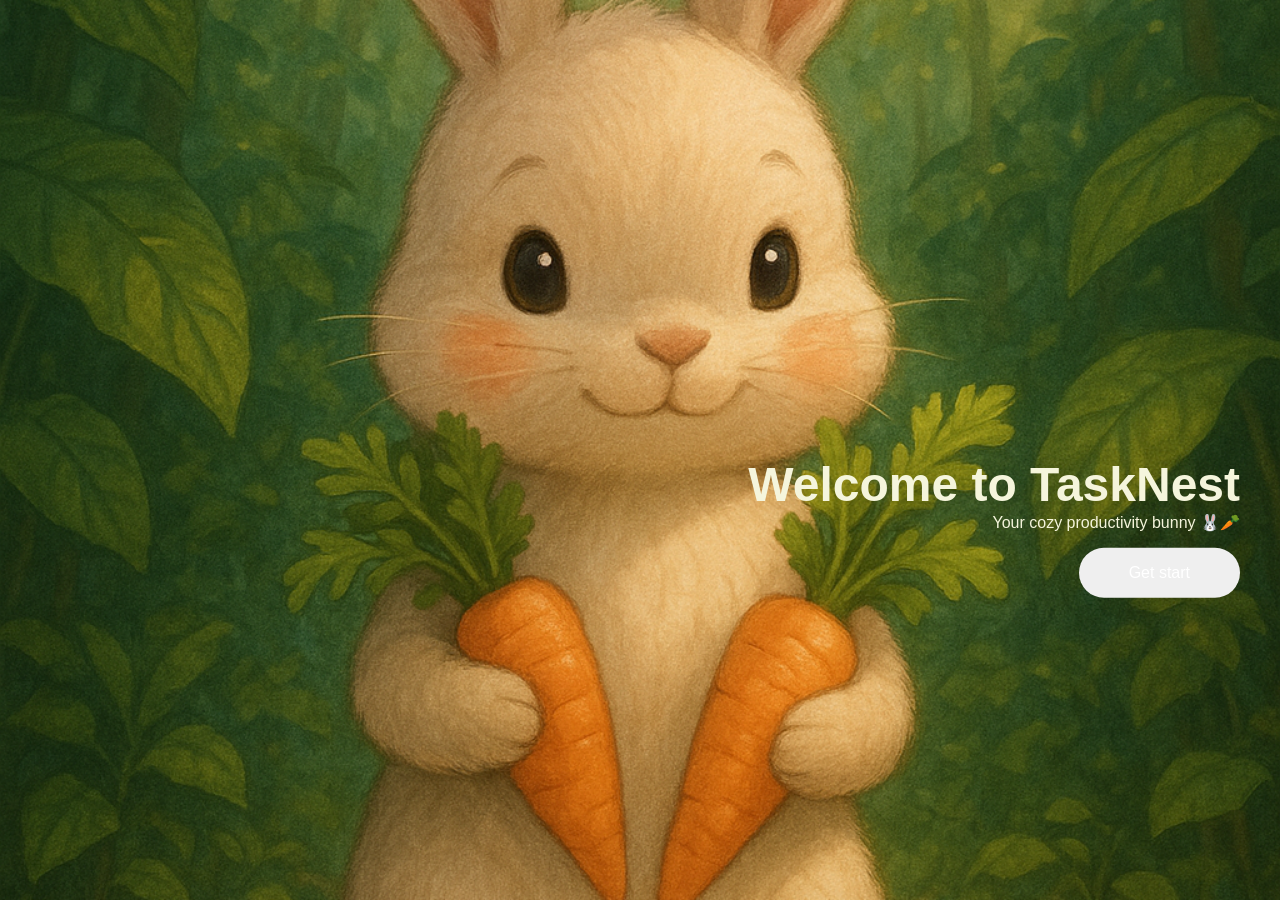
<file: index.html>
<!DOCTYPE html>
<html lang="en">
<head>
  <meta charset="UTF-8" />
  <meta name="viewport" content="width=device-width, initial-scale=1.0" />
  <title>TaskNest 🐰</title>
  <link rel="stylesheet" href="style.css">
</head>
<body>
  <div class="overlay"></div>

  <div class="text-block">
    <h1>Welcome to TaskNest</h1>
    <p>Your cozy productivity bunny 🐰🥕  </p>
    <a href="ToDo.html">
      <button>Get start</button>
    </a>
 
  </div>

  <div class="bunny-cutout"></div>
</body>
</html>
</file>
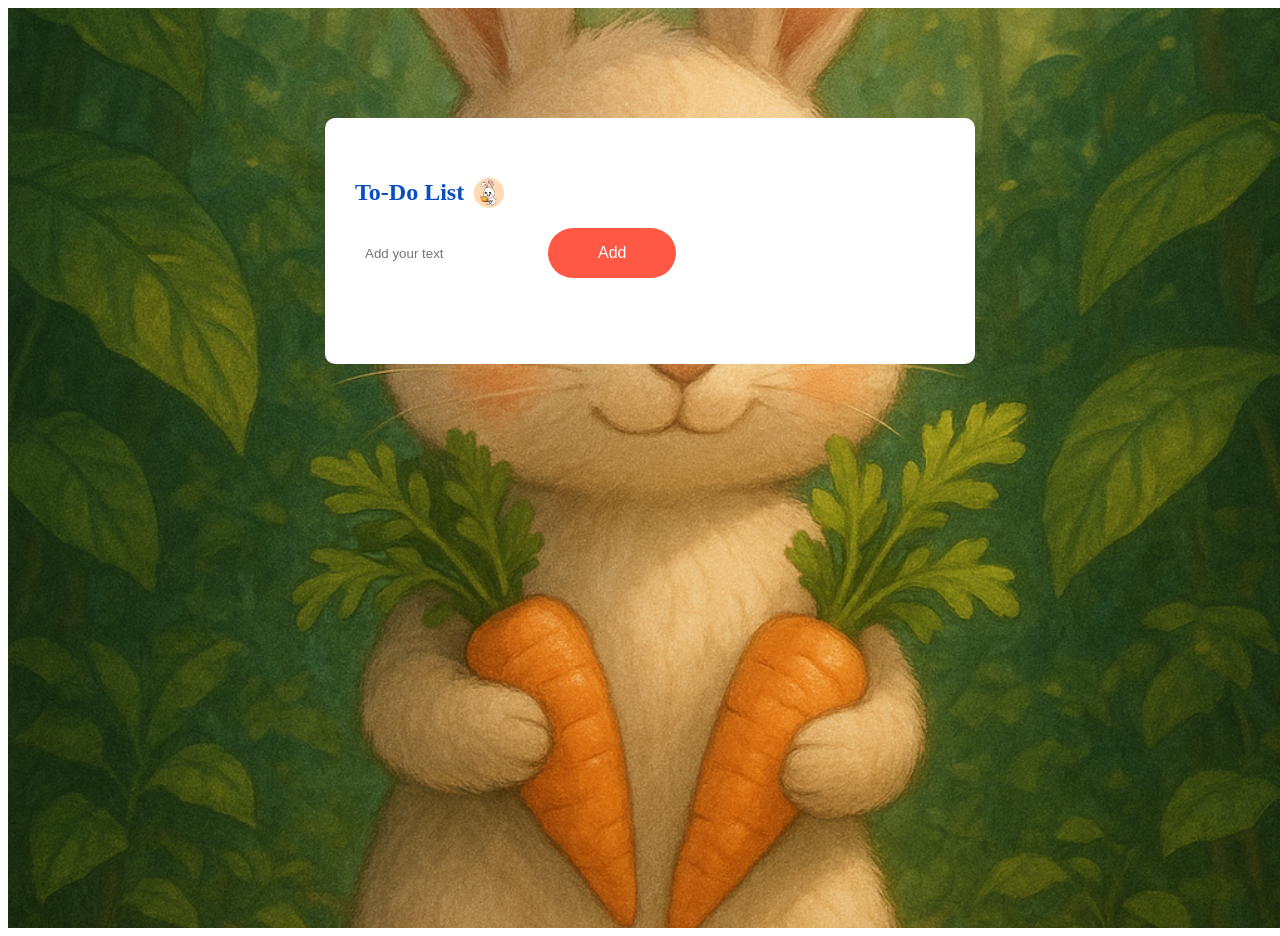
<file: ToDo.html>
<!DOCTYPE html>
<html lang="en">
<head>
    <meta charset="UTF-8">
    <meta name="viewport" content="width=device-width, initial-scale=1.0">
    <title>TO Do listt</title>
    <link rel="stylesheet" href="ToDostyle.css">
</head>
<body>
    <div class="container">
         <div class="to-do-app">
            <h2>To-Do List <img src="images/icon.jpg"></h2>
            <div>
                <input type="text" id="input-box" placeholder="Add your text">
                <button onclick="addTask()">Add</button>
                <ul id="list-container">
                  
                </ul>
            </div>
         </div>
    </div>
    <script src="script.js"></script>
</body>
</html>
</file>
<file: style.css>
/* 🐰 TaskNest Artistic Grid Layout */

body {
  margin: 0;
  padding: 0;
  height: 100vh;
  background: url("bunny-bg.png") no-repeat center center/cover;
  position: relative;
  font-family: 'Poppins', sans-serif;
  overflow: hidden;
}

.text-block {
  position: absolute;
  top: 50%;
  left: 50%;
  width: 50%;
  height: 45%;
  transform: translate(-10%, -5%);
  
  padding: 30px;
  text-align: right;
  z-index: 2;
 
}

.text-block h1 {
  font-size: 3rem;
  color: beige;
  margin: 0;
}

.text-block p {
  font-size: 1rem;
  color: beige;
  margin-top: 1px;
}

button {
    border: none;
    outline: none;
    padding: 16px 50px;
    
    color: #fff;
    font-size: 16px;
    cursor: pointer;
    border-radius: 40px;
    transition: transform 0.3s, background 0.3s;
}


button:hover {
  transform: scale(1.05);
  background: #ff7a65;
}
</file>
<file: ToDostyle.css>
.container {
    width: 100%;
    min-height: 100vh;
    /*background: linear-gradient(135deg, #4480f7, #af0dd7);*/
    padding: 10px;
    background: url("bunny-bg.png") no-repeat center center/cover;
}

.to-do-app {
    width: 500%;
    max-width: 590px;
    background: #fff;
    height: 800%;
    margin: 100px auto 20px;
    padding: 40px 30px 70px;
    border-radius: 10px;
}

.to-do-app h2 {
    color: #064ec2;
    display: flex;
    align-items: center;
    margin-bottom: 20px;
}

.to-do-app h2 img {
    width: 30px;
    margin-left: 10px;
    border-radius: 35px;
}

.row {
    display: flex;
    align-items: center;
    justify-content: space-between;
    background: #edeef0;
    border-radius: 30px;
    padding-left: 20px;
    margin-bottom: 25px;
}

input {
    flex: 1;
    border: none;
    outline: none;
    background: transparent;
    padding: 10px;
}

button {
    border: none;
    outline: none;
    padding: 16px 50px;
    background: #ff5945;
    color: #fff;
    font-size: 16px;
    cursor: pointer;
    border-radius: 40px;
}

/* Styling for the task list */
ul li {
    list-style: none;
    font-size: 17px;
    padding: 12px 8px 12px 50px;
    user-select: none;
    cursor: pointer;
    position: relative; 
}

/* Custom bullet for unchecked tasks */
ul li::before {
    content: '';
    position: absolute;
    height: 25px;
    width: 20px;
    border-radius: 30%;
    background-image: url(images/unchecked.png);
    background-size: cover;
    background-position: center;
    top: 12px;
    left: 8px;
}

/* Styling for completed/checked tasks */
ul li.checked {
    color: #555;
    text-decoration: line-through;
}

/* Custom bullet for checked tasks */
ul li.checked::before {
    background-image: url(images/checked.jpg);
}

/* Styling for the delete icon (X) */
ul li span {
    position: absolute;
    right: 0;
    top: 5px;
    width: 40px;
    height: 40px;
    font-size: 22px;
    color: #555;
    line-height: 40px;
    text-align: center;
    border-radius: 50%;
}

ul li span:hover {
    background: #edeef0;
}
</file>
